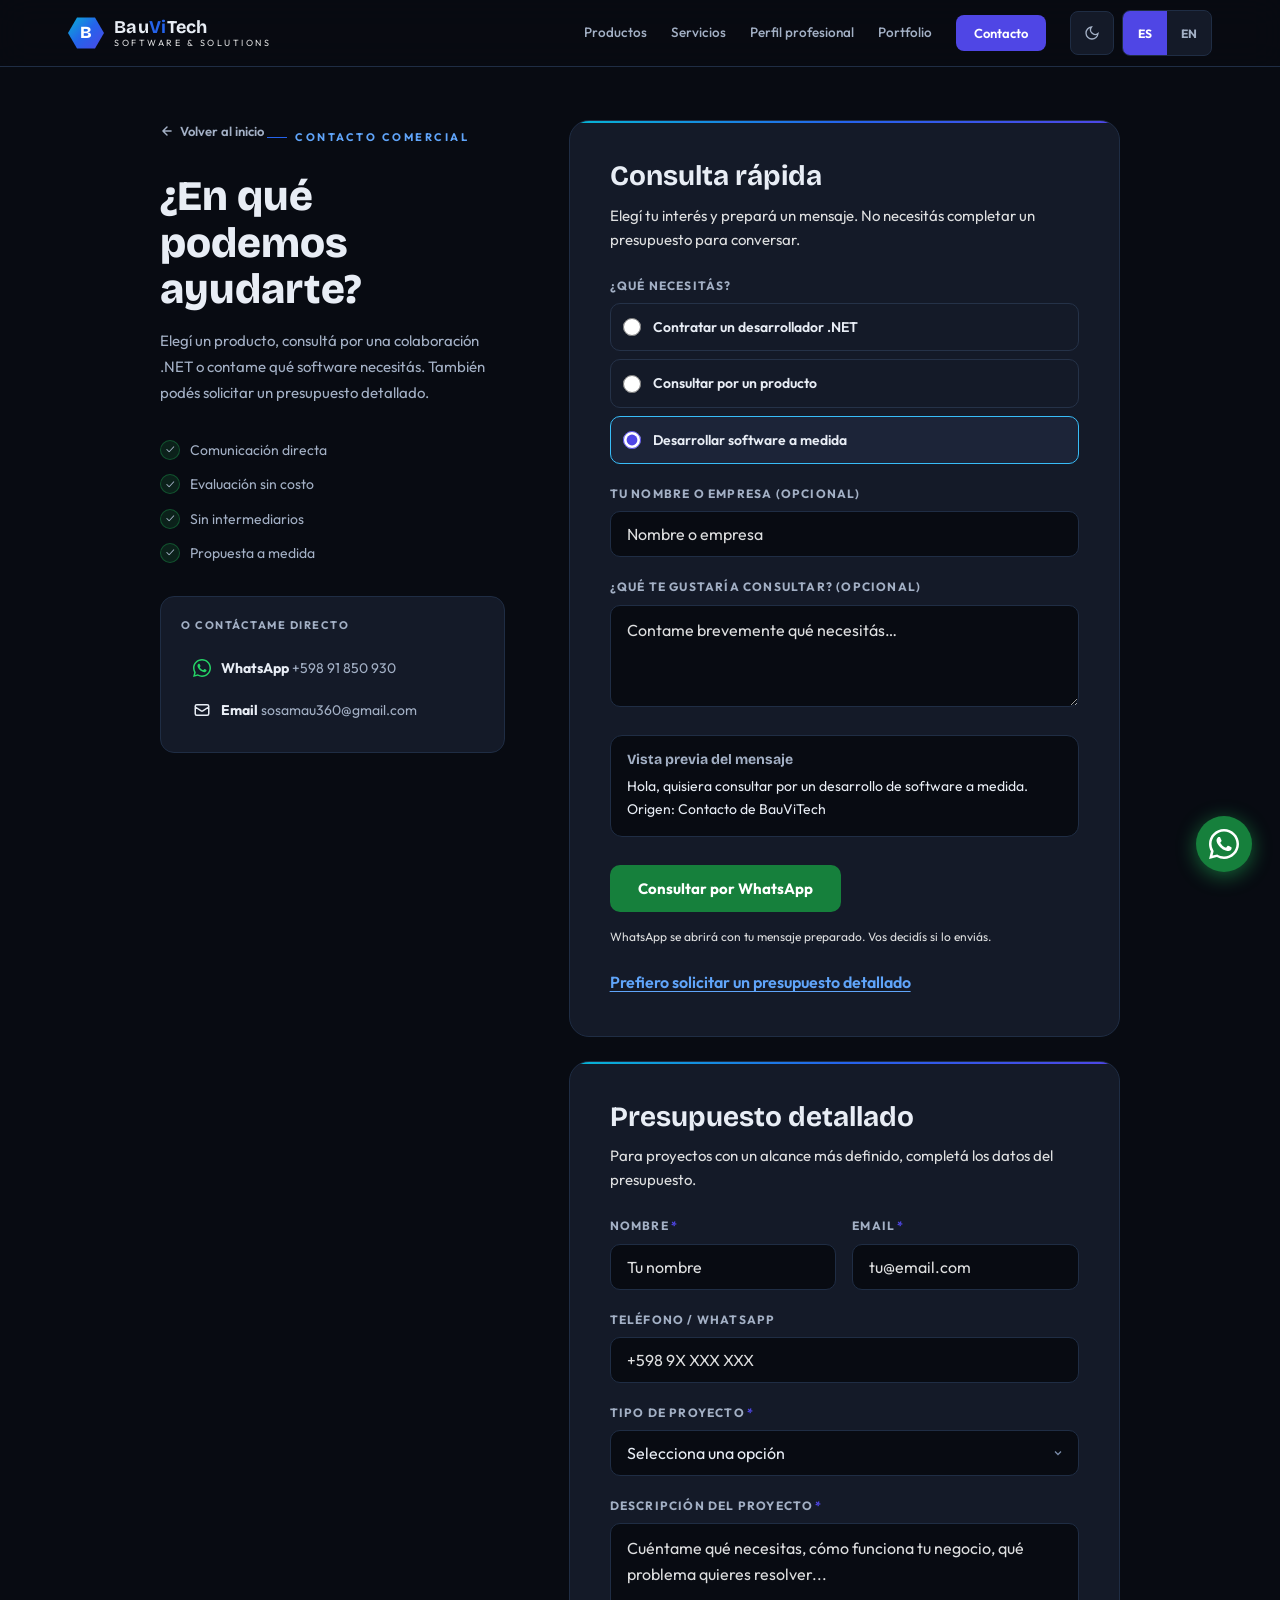
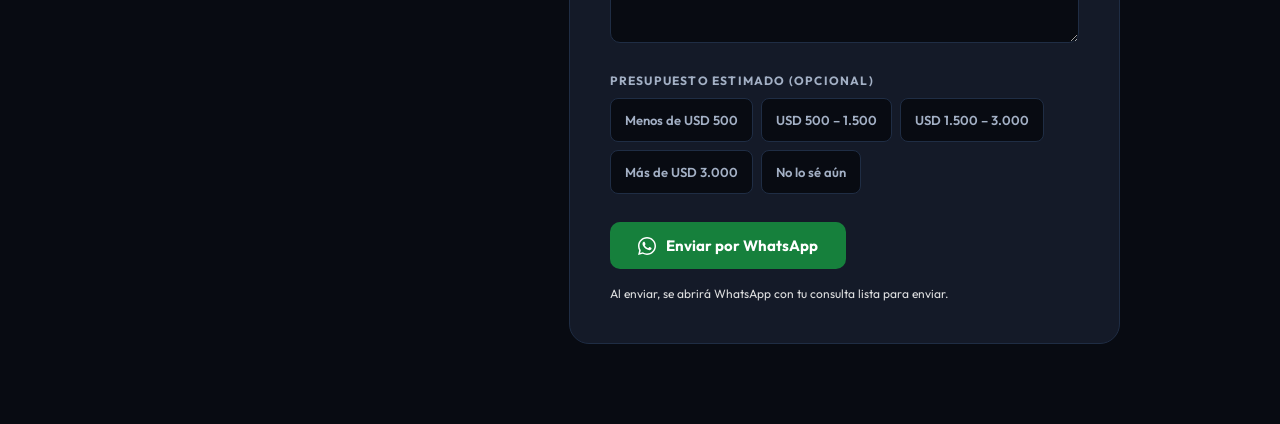
<file: contacto.html>
<!DOCTYPE html>
<html lang="es" class="dark">
<head>
    <meta charset="UTF-8">
    <meta name="referrer" content="strict-origin-when-cross-origin">
    <meta name="viewport" content="width=device-width, initial-scale=1.0">
    <title>Contacto y presupuesto de software | BauViTech</title>
    <link rel="preconnect" href="https://fonts.googleapis.com">
    <link rel="preconnect" href="https://fonts.gstatic.com" crossorigin>
    <link href="https://fonts.googleapis.com/css2?family=Outfit:wght@300;400;500;600;700;800&family=Bricolage+Grotesque:wght@700;800&display=swap" rel="stylesheet">
    <link rel="stylesheet" href="shared.css">
    <link rel="stylesheet" href="contacto.css">
    <link rel="icon" href="img/favicon.ico">
    <link rel="icon" type="image/png" sizes="32x32" href="img/favicon-32.png">
    <link rel="icon" type="image/png" sizes="16x16" href="img/favicon-16.png">
    <link rel="apple-touch-icon" sizes="180x180" href="img/favicon-180.png">
    <link rel="icon" type="image/png" sizes="192x192" href="img/favicon-192.png">
    <link rel="icon" type="image/png" sizes="512x512" href="img/favicon-512.png">
    <link rel="manifest" href="site.webmanifest">

    <meta name="description" content="Consultá por nuestros productos, solicitá una demostración o pedí un presupuesto de software a medida. Contacto con BauViTech en Uruguay.">
    <meta name="robots" content="index, follow">
    <link rel="canonical" href="https://www.bauvitech.com/contacto.html">
    <meta property="og:type" content="website">
    <meta property="og:site_name" content="BauViTech">
    <meta property="og:locale" content="es_UY">
    <meta property="og:url" content="https://www.bauvitech.com/contacto.html">
    <meta property="og:title" content="Contacto y presupuesto de software | BauViTech">
    <meta property="og:description" content="Consultá por nuestros productos, solicitá una demostración o pedí un presupuesto de software a medida. Contacto con BauViTech en Uruguay.">
    <meta property="og:image" content="https://www.bauvitech.com/img/og-image.png">
    <meta name="twitter:card" content="summary_large_image">
    <meta name="twitter:title" content="Contacto y presupuesto de software | BauViTech">
    <meta name="twitter:description" content="Consultá por nuestros productos, solicitá una demostración o pedí un presupuesto de software a medida. Contacto con BauViTech en Uruguay.">
    <meta name="twitter:image" content="https://www.bauvitech.com/img/og-image.png">
    <script type="application/ld+json">
{
  "@context": "https://schema.org",
  "@graph": [
    {
      "@type": "WebPage",
      "@id": "https://www.bauvitech.com/contacto.html#webpage",
      "url": "https://www.bauvitech.com/contacto.html",
      "name": "Contacto y presupuesto de software | BauViTech",
      "description": "Consultá por nuestros productos, solicitá una demostración o pedí un presupuesto de software a medida. Contacto con BauViTech en Uruguay.",
      "inLanguage": "es-UY",
      "isPartOf": {
        "@id": "https://www.bauvitech.com/#website"
      }
    }
  ]
}
    </script>
</head>
<body>
<a class="skip-link" href="#contenido-principal" data-i18n="a11y.skip">Ir al contenido principal</a>

<!-- NAV -->
<nav aria-label="Navegación principal" data-i18n-aria-label="a11y.nav">
    <div class="nav-inner">
        <a href="index.html" class="logo">
            <div class="logo-hex"><span>B</span></div>
            <div class="logo-text">
                <div class="logo-name">Bau<span class="vi">Vi</span>Tech</div>
                <div class="logo-sub">Software & Solutions</div>
            </div>
        </a>
        <div class="nav-links">
            <a href="index.html#productos" data-i18n="nav.products">Productos</a>
            <a href="index.html#servicios" data-i18n="nav.services">Servicios</a>
            <a href="desarrollador.html" data-profile-link data-i18n="v2.nav.profile" data-analytics-event="developer_interest" data-analytics-interest="developer" data-analytics-action="profile">Perfil profesional</a>
            <a href="portfolio.html" data-i18n="nav.portfolio">Portfolio</a>
            <a href="contacto.html" class="nav-cta active" data-i18n="nav.contact">Contacto</a>
            <div class="nav-controls">
                <button type="button" class="ctrl-btn" id="theme-toggle" title="Tema claro" aria-label="Tema claro" aria-pressed="false">
                    <svg id="icon-sun" aria-hidden="true" focusable="false" width="16" height="16" fill="none" stroke="currentColor" stroke-width="2" viewBox="0 0 24 24" style="display:none"><circle cx="12" cy="12" r="5"/><path d="M12 1v2M12 21v2M4.22 4.22l1.42 1.42M18.36 18.36l1.42 1.42M1 12h2M21 12h2M4.22 19.78l1.42-1.42M18.36 5.64l1.42-1.42"/></svg>
                    <svg id="icon-moon" aria-hidden="true" focusable="false" width="16" height="16" fill="none" stroke="currentColor" stroke-width="2" viewBox="0 0 24 24"><path d="M21 12.79A9 9 0 1 1 11.21 3 7 7 0 0 0 21 12.79z"/></svg>
                </button>
                <div class="lang-pill">
                    <button type="button" id="lang-es" data-lang="es" lang="es" aria-label="Español" aria-pressed="true" class="active">ES</button>
                    <button type="button" id="lang-en" data-lang="en" lang="en" aria-label="English" aria-pressed="false">EN</button>
                </div>
            </div>
        </div>
        <button type="button" class="hamburger" id="hamburger" aria-label="Menú" aria-controls="mobileMenu" aria-expanded="false"><span></span><span></span><span></span></button>
    </div>
</nav>

<!-- MOBILE MENU -->
<div class="mobile-menu" id="mobileMenu" role="navigation" aria-label="Navegación móvil" data-i18n-aria-label="a11y.mobileNav">
    <a href="index.html#productos" data-i18n="nav.products">Productos</a>
    <a href="index.html#servicios" data-i18n="nav.services">Servicios</a>
    <a href="desarrollador.html" data-profile-link data-i18n="v2.nav.profile" data-analytics-event="developer_interest" data-analytics-interest="developer" data-analytics-action="profile">Perfil profesional</a>
    <a href="portfolio.html" data-i18n="nav.portfolio">Portfolio</a>
    <a href="contacto.html" data-i18n="nav.contact">Contacto</a>
    <div class="mobile-menu-controls">
        <button type="button" class="ctrl-btn" id="theme-toggle-m" title="Tema claro" aria-label="Tema claro" aria-pressed="false">
            <svg id="icon-sun-m" aria-hidden="true" focusable="false" width="16" height="16" fill="none" stroke="currentColor" stroke-width="2" viewBox="0 0 24 24" style="display:none"><circle cx="12" cy="12" r="5"/><path d="M12 1v2M12 21v2M4.22 4.22l1.42 1.42M18.36 18.36l1.42 1.42M1 12h2M21 12h2M4.22 19.78l1.42-1.42M18.36 5.64l1.42-1.42"/></svg>
            <svg id="icon-moon-m" aria-hidden="true" focusable="false" width="16" height="16" fill="none" stroke="currentColor" stroke-width="2" viewBox="0 0 24 24"><path d="M21 12.79A9 9 0 1 1 11.21 3 7 7 0 0 0 21 12.79z"/></svg>
        </button>
        <div class="lang-pill">
            <button type="button" id="lang-es-m" data-lang="es" lang="es" aria-label="Español" aria-pressed="true" class="active">ES</button>
            <button type="button" id="lang-en-m" data-lang="en" lang="en" aria-label="English" aria-pressed="false">EN</button>
        </div>
    </div>
</div>

<!-- PAGE CONTENT -->
<main class="page-wrap" id="contenido-principal" tabindex="-1">
    <div class="page-inner">

        <!-- LEFT: INFO -->
        <div class="left-panel">
            <a href="index.html" class="back-link">
                <svg width="14" height="14" fill="none" stroke="currentColor" stroke-width="2.5" viewBox="0 0 24 24"><path stroke-linecap="round" stroke-linejoin="round" d="M19 12H5M12 5l-7 7 7 7"/></svg>
                <span data-i18n="page.back">Volver al inicio</span>
            </a>

            <div class="page-tag" data-i18n="page.tag">Contacto comercial</div>
            <h1 class="page-title" data-i18n="page.title">¿En qué podemos ayudarte?</h1>
            <p class="page-sub" data-i18n="page.sub">Elegí un producto, consultá por una colaboración .NET o contame qué software necesitás. También podés solicitar un presupuesto detallado.</p>

            <div class="promise-list">
                <div class="promise-item"><div class="dot">✓</div><span data-i18n="promise.p1">Comunicación directa</span></div>
                <div class="promise-item"><div class="dot">✓</div><span data-i18n="promise.p2">Evaluación sin costo</span></div>
                <div class="promise-item"><div class="dot">✓</div><span data-i18n="promise.p3">Sin intermediarios</span></div>
                <div class="promise-item"><div class="dot">✓</div><span data-i18n="promise.p4">Propuesta a medida</span></div>
            </div>

            <div class="contact-direct">
                <div class="contact-direct-label" data-i18n="page.or">O contáctame directo</div>
                <a href="https://wa.me/59891850930" target="_blank" rel="noopener noreferrer" data-analytics-event="whatsapp_contact_click" data-analytics-interest="general" data-analytics-action="whatsapp">
                    <svg width="18" height="18" viewBox="0 0 24 24" fill="#25d366"><path d="M17.472 14.382c-.297-.149-1.758-.867-2.03-.967-.273-.099-.471-.148-.67.15-.197.297-.767.966-.94 1.164-.173.199-.347.223-.644.075-.297-.15-1.255-.463-2.39-1.475-.883-.788-1.48-1.761-1.653-2.059-.173-.297-.018-.458.13-.606.134-.133.298-.347.446-.52.149-.174.198-.298.298-.497.099-.198.05-.371-.025-.52-.075-.149-.669-1.612-.916-2.207-.242-.579-.487-.5-.669-.51-.173-.008-.371-.01-.57-.01-.198 0-.52.074-.792.372-.272.297-1.04 1.016-1.04 2.479 0 1.462 1.065 2.875 1.213 3.074.149.198 2.096 3.2 5.077 4.487.709.306 1.262.489 1.694.625.712.227 1.36.195 1.871.118.571-.085 1.758-.719 2.006-1.413.248-.694.248-1.289.173-1.413-.074-.124-.272-.198-.57-.347z"/><path d="M12 0C5.373 0 0 5.373 0 12c0 2.127.558 4.124 1.532 5.856L.073 23.927l6.244-1.437A11.934 11.934 0 0012 24c6.627 0 12-5.373 12-12S18.627 0 12 0zm0 22c-1.853 0-3.587-.507-5.077-1.383l-.362-.214-3.708.853.882-3.602-.235-.375A9.936 9.936 0 012 12c0-5.514 4.486-10 10-10s10 4.486 10 10-4.486 10-10 10z"/></svg>
                    <div><strong>WhatsApp</strong> <span>+598 91 850 930</span></div>
                </a>
                <a href="mailto:sosamau360@gmail.com" data-analytics-event="email_contact_click" data-analytics-interest="general" data-analytics-action="email">
                    <svg width="18" height="18" fill="none" stroke="currentColor" stroke-width="2" viewBox="0 0 24 24"><path stroke-linecap="round" stroke-linejoin="round" d="M3 8l7.89 5.26a2 2 0 002.22 0L21 8M5 19h14a2 2 0 002-2V7a2 2 0 00-2-2H5a2 2 0 00-2 2v10a2 2 0 002 2z"/></svg>
                    <div><strong>Email</strong> <span>sosamau360@gmail.com</span></div>
                </a>
            </div>
        </div>

        <!-- RIGHT: FORM -->
        <div class="contact-forms">
        <section class="form-card quick-card" id="consulta-rapida" aria-labelledby="quick-title">
    <h2 id="quick-title" class="quick-heading" data-i18n="quick.title">Consulta rápida</h2>
    <p class="quick-intro" data-i18n="quick.intro">Elegí tu interés y prepará un mensaje. No necesitás completar un presupuesto para conversar.</p>
    <form id="quickInquiry" hidden>
        <fieldset class="quick-fieldset">
            <legend data-i18n="quick.intent">¿Qué necesitás?</legend>
            <div class="quick-choices">
                <label class="quick-choice" for="quick-intent-developer"><input type="radio" id="quick-intent-developer" name="quick-intent" value="developer"><span data-i18n="quick.developer">Contratar un desarrollador .NET</span></label>
                <label class="quick-choice" for="quick-intent-product"><input type="radio" id="quick-intent-product" name="quick-intent" value="product"><span data-i18n="quick.product">Consultar por un producto</span></label>
                <label class="quick-choice" for="quick-intent-custom"><input type="radio" id="quick-intent-custom" name="quick-intent" value="custom" checked><span data-i18n="quick.custom">Desarrollar software a medida</span></label>
            </div>
        </fieldset>
        <div class="form-group" id="quick-product-group" hidden>
            <label for="quick-product" data-i18n="quick.product.label">¿Qué producto te interesa?</label>
            <select id="quick-product">
                <option value="kineos360">Kineos360</option>
                <option value="omnidate">OmniDate</option>
                <option value="parksoft">ParkSoft / Multiparking</option>
                <option value="bauvi-notify">BauVi.Notify</option>
            </select>
        </div>
        <div class="form-group">
            <label for="quick-name" data-i18n="quick.name">Tu nombre o empresa (opcional)</label>
            <input type="text" id="quick-name" maxlength="100" autocomplete="name" data-i18n="quick.name.placeholder" placeholder="Nombre o empresa">
        </div>
        <div class="form-group">
            <label for="quick-message" data-i18n="quick.message">¿Qué te gustaría consultar? (opcional)</label>
            <textarea id="quick-message" maxlength="1000" rows="3" data-i18n="quick.message.placeholder" placeholder="Contame brevemente qué necesitás…"></textarea>
        </div>
        <div class="quick-preview">
            <h3 id="quick-preview-label" data-i18n="quick.preview">Vista previa del mensaje</h3>
            <p id="quick-preview" aria-labelledby="quick-preview-label"></p>
        </div>
        <div class="form-footer"><button type="submit" class="btn-submit"><span data-i18n="quick.send">Consultar por WhatsApp</span></button><p class="form-note" data-i18n="quick.note">WhatsApp se abrirá con tu mensaje preparado. Vos decidís si lo enviás.</p></div>
    </form>
    <noscript><p><a href="https://wa.me/59891850930" target="_blank" rel="noopener noreferrer" data-analytics-event="whatsapp_contact_click" data-analytics-interest="general" data-analytics-action="whatsapp">WhatsApp</a></p></noscript>
    <a href="#presupuesto" class="quick-quote-link" data-i18n="quick.quote.link">Prefiero solicitar un presupuesto detallado</a>
</section>
        <div class="form-card" id="presupuesto" aria-labelledby="quote-title">
            <h2 id="quote-title" class="quick-heading" data-i18n="quick.quote.title">Presupuesto detallado</h2>
            <p class="quick-intro" data-i18n="quick.quote.sub">Para proyectos con un alcance más definido, completá los datos del presupuesto.</p>
            <!-- Form -->
            <form id="budgetForm" novalidate>

                <div class="form-row">
                    <div class="form-group" style="margin-bottom:0;">
                        <label for="f-name"><span data-i18n="field.name">Nombre</span><span class="req">*</span></label>
                        <input type="text" id="f-name" data-i18n="name.placeholder" required aria-describedby="err-name" placeholder="Tu nombre" autocomplete="given-name">
                        <div class="error-msg" id="err-name" data-i18n="err.required">Este campo es obligatorio.</div>
                    </div>
                    <div class="form-group" style="margin-bottom:0;">
                        <label for="f-email"><span data-i18n="field.email">Email</span><span class="req">*</span></label>
                        <input type="email" id="f-email" data-i18n="email.placeholder" required aria-describedby="err-email" placeholder="tu@email.com" autocomplete="email">
                        <div class="error-msg" id="err-email" data-i18n="err.email">Ingresa un email válido.</div>
                    </div>
                </div>

                <div class="form-group">
                    <label for="f-phone"><span data-i18n="field.phone">Teléfono / WhatsApp</span></label>
                    <input type="tel" id="f-phone" placeholder="+598 9X XXX XXX" autocomplete="tel">
                </div>

                <div class="form-group">
                    <label for="f-type"><span data-i18n="field.type">Tipo de proyecto</span><span class="req">*</span></label>
                    <select id="f-type" required aria-describedby="err-type">
                        <option value="" disabled selected data-i18n="field.type.placeholder">Selecciona una opción</option>
                        <option value="Sistema de gestión" data-i18n="type.1">Sistema de gestión</option>
                        <option value="Aplicación móvil" data-i18n="type.2">Aplicación móvil</option>
                        <option value="Tienda online" data-i18n="type.3">Tienda online</option>
                        <option value="Automatización de procesos" data-i18n="type.4">Automatización de procesos</option>
                        <option value="Integración / API" data-i18n="type.5">Integración / API</option>
                        <option value="Plataforma web" data-i18n="type.6">Plataforma web</option>
                        <option value="Otro" data-i18n="type.7">Otro</option>
                    </select>
                    <div class="error-msg" id="err-type" data-i18n="err.required">Este campo es obligatorio.</div>
                </div>

                <div class="form-group">
                    <label for="f-desc"><span data-i18n="field.desc">Descripción del proyecto</span><span class="req">*</span></label>
                    <textarea id="f-desc" required aria-describedby="err-desc" placeholder="Cuéntame qué necesitas, cómo funciona tu negocio, qué problema quieres resolver..."></textarea>
                    <div class="error-msg" id="err-desc" data-i18n="err.required">Este campo es obligatorio.</div>
                </div>

                <div class="form-group">
                    <span id="budget-label" class="budget-label" data-i18n="field.budget">Presupuesto estimado (opcional)</span>
                    <div class="budget-pills" role="group" aria-labelledby="budget-label">
                        <button type="button" class="budget-pill" aria-pressed="false" data-i18n="budget.1">Menos de USD 500</button>
                        <button type="button" class="budget-pill" aria-pressed="false" data-i18n="budget.2">USD 500 – 1.500</button>
                        <button type="button" class="budget-pill" aria-pressed="false" data-i18n="budget.3">USD 1.500 – 3.000</button>
                        <button type="button" class="budget-pill" aria-pressed="false" data-i18n="budget.4">Más de USD 3.000</button>
                        <button type="button" class="budget-pill" aria-pressed="false" data-i18n="budget.5">No lo sé aún</button>
                    </div>
                </div>

                <div class="form-footer">
                    <button type="submit" class="btn-submit">
                        <svg width="18" height="18" viewBox="0 0 24 24" fill="currentColor"><path d="M17.472 14.382c-.297-.149-1.758-.867-2.03-.967-.273-.099-.471-.148-.67.15-.197.297-.767.966-.94 1.164-.173.199-.347.223-.644.075-.297-.15-1.255-.463-2.39-1.475-.883-.788-1.48-1.761-1.653-2.059-.173-.297-.018-.458.13-.606.134-.133.298-.347.446-.52.149-.174.198-.298.298-.497.099-.198.05-.371-.025-.52-.075-.149-.669-1.612-.916-2.207-.242-.579-.487-.5-.669-.51-.173-.008-.371-.01-.57-.01-.198 0-.52.074-.792.372-.272.297-1.04 1.016-1.04 2.479 0 1.462 1.065 2.875 1.213 3.074.149.198 2.096 3.2 5.077 4.487.709.306 1.262.489 1.694.625.712.227 1.36.195 1.871.118.571-.085 1.758-.719 2.006-1.413.248-.694.248-1.289.173-1.413-.074-.124-.272-.198-.57-.347z"/><path d="M12 0C5.373 0 0 5.373 0 12c0 2.127.558 4.124 1.532 5.856L.073 23.927l6.244-1.437A11.934 11.934 0 0012 24c6.627 0 12-5.373 12-12S18.627 0 12 0zm0 22c-1.853 0-3.587-.507-5.077-1.383l-.362-.214-3.708.853.882-3.602-.235-.375A9.936 9.936 0 012 12c0-5.514 4.486-10 10-10s10 4.486 10 10-4.486 10-10 10z"/></svg>
                        <span data-i18n="form.submit">Enviar por WhatsApp</span>
                    </button>
                    <p class="form-note" data-i18n="form.note">Al enviar, se abrirá WhatsApp con tu consulta lista para enviar.</p>
                </div>

            </form>

        </div><!-- /form-card -->
        </div><!-- /contact-forms -->
    </div><!-- /page-inner -->
</main><!-- /page-wrap -->

<!-- WhatsApp flotante -->
<a href="https://wa.me/59891850930?text=Hola%20BauViTech%2C%20me%20interesa%20hablar%20sobre%20un%20proyecto." target="_blank" rel="noopener noreferrer" class="floating-whatsapp" title="WhatsApp" aria-label="Contactar por WhatsApp" data-i18n-aria-label="a11y.whatsapp" data-analytics-event="whatsapp_contact_click" data-analytics-interest="general" data-analytics-action="whatsapp">
    <svg aria-hidden="true" focusable="false" width="30" height="30" viewBox="0 0 24 24" fill="white"><path d="M17.472 14.382c-.297-.149-1.758-.867-2.03-.967-.273-.099-.471-.148-.67.15-.197.297-.767.966-.94 1.164-.173.199-.347.223-.644.075-.297-.15-1.255-.463-2.39-1.475-.883-.788-1.48-1.761-1.653-2.059-.173-.297-.018-.458.13-.606.134-.133.298-.347.446-.52.149-.174.198-.298.298-.497.099-.198.05-.371-.025-.52-.075-.149-.669-1.612-.916-2.207-.242-.579-.487-.5-.669-.51-.173-.008-.371-.01-.57-.01-.198 0-.52.074-.792.372-.272.297-1.04 1.016-1.04 2.479 0 1.462 1.065 2.875 1.213 3.074.149.198 2.096 3.2 5.077 4.487.709.306 1.262.489 1.694.625.712.227 1.36.195 1.871.118.571-.085 1.758-.719 2.006-1.413.248-.694.248-1.289.173-1.413-.074-.124-.272-.198-.57-.347z"/><path d="M12 0C5.373 0 0 5.373 0 12c0 2.127.558 4.124 1.532 5.856L.073 23.927l6.244-1.437A11.934 11.934 0 0012 24c6.627 0 12-5.373 12-12S18.627 0 12 0zm0 22c-1.853 0-3.587-.507-5.077-1.383l-.362-.214-3.708.853.882-3.602-.235-.375A9.936 9.936 0 012 12c0-5.514 4.486-10 10-10s10 4.486 10 10-4.486 10-10 10z"/></svg>
</a>


<!-- Optional analytics: remains hidden until enabled and configured. -->
<div id="analytics-preferences" class="analytics-preferences" hidden>
    <button type="button" id="analytics-settings" class="analytics-settings" data-analytics-text="settings" aria-controls="analytics-panel" aria-expanded="false">Preferencias de analítica</button>
    <section id="analytics-panel" class="analytics-panel" aria-labelledby="analytics-title" hidden>
        <h2 id="analytics-title" data-analytics-text="title">Tu elección de analítica</h2>
        <p data-analytics-text="description">Con tu permiso, Google Analytics mide visitas y acciones comerciales. Es opcional y no recibe el texto que escribís en los formularios de contacto. Podés cambiar tu elección cuando quieras.</p>
        <div class="analytics-actions">
            <button type="button" id="analytics-accept" class="analytics-choice" data-analytics-text="accept">Aceptar analítica</button>
            <button type="button" id="analytics-reject" class="analytics-choice" data-analytics-text="reject">Rechazar analítica</button>
        </div>
        <a href="https://policies.google.com/privacy" target="_blank" rel="noopener noreferrer" data-analytics-text="privacy">Privacidad de Google</a>
        <p id="analytics-status" class="analytics-status" role="status"></p>
    </section>
</div>
<script src="js/contacto.i18n.js"></script>
<script src="js/shared.js"></script>
<script src="js/contacto.js"></script>
<script src="js/consulta.js"></script>
<script src="js/analytics-config.js"></script>
<script src="js/analytics.js"></script>
</body>
</html>
</file>
<file: shared.css>
/* ============================================================
   shared.css — Estilos comunes a index.html y portfolio.html
   BauViTech · Software & Solutions
   ============================================================ */

/* ── GOOGLE FONTS ─────────────────────────────────────────────
   Importar en cada HTML:
   <link href="https://fonts.googleapis.com/css2?family=Outfit:wght@300;400;500;600;700;800&family=Bricolage+Grotesque:wght@700;800&display=swap" rel="stylesheet">
   ──────────────────────────────────────────────────────────── */

/* ── RESET ──────────────────────────────────────────────────── */
*, *::before, *::after { box-sizing: border-box; margin: 0; padding: 0; }

/* ── VARIABLES — TEMA OSCURO (default, index) ───────────────── */
:root {
    /* Brand colors */
    --cyan:   #06b6d4;
    --blue:   #2563eb;
    --indigo: #4f46e5;
    --violet: #7c3aed;

    /* Gradientes */
    --grad:      linear-gradient(135deg, var(--cyan), var(--blue), var(--indigo));
    --grad-text: linear-gradient(120deg, #38bdf8 0%, #6366f1 50%, #a78bfa 100%);

    /* Tema oscuro (usado en index.html y dark mode del portfolio) */
    --bg:         #080b12;
    --bg2:        #0e1320;
    --surface:    #141a28;
    --surface2:   #1c2438;
    --border:     #1f2d44;
    --border2:    #253248;
    --text:       #e8edf5;
    --text-muted: #7a8ba8;
    --text-dim:   #dedfe0;
    --nav-bg:     rgba(8,11,18,0.88);
}

/* ── VARIABLES — TEMA CLARO (portfolio light mode) ──────────── */
html.light {
    --bg:         #f8f7f4;
    --bg2:        #ffffff;
    --surface:    #ffffff;
    --surface2:   #f1f0fb;
    --border:     #e2e0db;
    --border2:    #ccc9f5;
    --text:       #111111;
    --text-muted: #666666;
    --text-dim:   #3d3d3d;
    --nav-bg:     rgba(248,247,244,0.88);
    --indigo:     #4f46e5;
    --blue:       #2563eb;
    --grad-text:  linear-gradient(120deg, #4f46e5 0%, #7c3aed 60%, #ec4899 100%);
}

/* ── BASE ───────────────────────────────────────────────────── */
body {
    font-family: 'Outfit', sans-serif;
    background: var(--bg);
    color: var(--text);
    overflow-x: hidden;
    line-height: 1.6;
    transition: background 0.3s ease, color 0.3s ease;
}

h1, h2, h3, h4 {
    font-family: 'Bricolage Grotesque', sans-serif;
    line-height: 1.1;
}

a { text-decoration: none; color: inherit; }

/* ── GRADIENT TEXT ──────────────────────────────────────────── */
.grad-text {
    background: var(--grad-text);
    -webkit-background-clip: text;
    -webkit-text-fill-color: transparent;
    background-clip: text;
}

/* ── SCROLLBAR ──────────────────────────────────────────────── */
::-webkit-scrollbar { width: 6px; }
::-webkit-scrollbar-track { background: var(--bg); }
::-webkit-scrollbar-thumb { background: var(--border2); border-radius: 3px; }

/* ── NAV ─────────────────────────────────────────────────────── */
nav {
    position: fixed; top: 0; left: 0; right: 0; z-index: 100;
    background: var(--nav-bg);
    backdrop-filter: blur(16px);
    border-bottom: 1px solid var(--border);
    transition: background 0.3s, border-color 0.3s;
}

.nav-inner {
    max-width: 1200px; margin: 0 auto;
    padding: 0 28px; height: 66px;
    display: flex; align-items: center; justify-content: space-between;
}

/* Logo */
.logo, .logo-container {
    display: flex; align-items: center; gap: 10px;
    text-decoration: none;
}

.logo-hex {
    width: 36px; height: 36px; flex-shrink: 0;
    background: var(--grad);
    clip-path: polygon(25% 6.7%, 75% 6.7%, 100% 50%, 75% 93.3%, 25% 93.3%, 0% 50%);
    display: flex; align-items: center; justify-content: center;
}

.logo-hex span {
    color: #fff; font-size: 17px; font-weight: 800;
    font-family: 'Bricolage Grotesque', sans-serif;
}

.logo-text { line-height: 1.1; }

.logo-name {
    font-family: 'Bricolage Grotesque', sans-serif;
    font-size: 18px; font-weight: 700;
    color: var(--text); letter-spacing: .3px;
}

.logo-name .vi { color: var(--blue); }
.logo-sub { font-size: 9px; color: var(--text-dim); letter-spacing: 2.5px; text-transform: uppercase; }

/* Nav links */
.nav-links {
    display: flex; align-items: center; gap: 24px;
}

.nav-links a {
    font-size: 13.5px; font-weight: 500;
    color: var(--text-muted);
    transition: color .2s;
}

.nav-links a:hover, .nav-links .active { color: var(--text); }

.nav-cta {
    background: var(--indigo) !important;
    color: #fff !important;
    padding: 8px 18px; border-radius: 8px;
    font-weight: 600 !important; font-size: 13px !important;
    transition: background .2s !important;
}

.nav-cta:hover { background: #4338ca !important; }

/* Hamburger */
.hamburger {
    display: none; flex-direction: column; gap: 5px;
    background: none; border: 1px solid var(--border);
    border-radius: 8px; padding: 9px 10px; cursor: pointer;
}

.hamburger span {
    display: block; width: 18px; height: 2px;
    background: var(--text-muted); border-radius: 2px;
    transition: background .2s;
}

/* Nav controls (theme + lang) */
.nav-controls {
    display: flex; align-items: center; gap: 8px;
}

.ctrl-btn {
    display: flex; align-items: center; justify-content: center;
    width: 34px; height: 34px; border-radius: 8px; cursor: pointer;
    background: var(--surface); border: 1px solid var(--border);
    color: var(--text-muted); font-size: 15px;
    transition: border-color .2s, color .2s, background .2s;
}

.ctrl-btn:hover { border-color: var(--indigo); color: var(--text); }
.ctrl-btn.active { background: var(--indigo); border-color: var(--indigo); color: #fff; }

.lang-pill {
    display: flex; align-items: center;
    background: var(--surface); border: 1px solid var(--border);
    border-radius: 8px; overflow: hidden;
}

.lang-pill button {
    padding: 6px 11px; font-size: 12px; font-weight: 700;
    color: var(--text-muted); background: none; border: none; cursor: pointer;
    transition: background .2s, color .2s;
    font-family: 'Outfit', sans-serif;
}

.lang-pill button.active {
    background: var(--indigo); color: #fff;
}

.lang-pill button:hover:not(.active) { color: var(--text); }

/* Mobile menu */
.mobile-menu {
    display: none; flex-direction: column;
    background: var(--bg2); border-bottom: 1px solid var(--border);
    position: fixed; top: 66px; left: 0; right: 0; z-index: 99;
}

.mobile-menu.open { display: flex; }

.mobile-menu a {
    padding: 14px 28px; font-size: 15px; font-weight: 500;
    color: var(--text-muted); border-bottom: 1px solid var(--border);
    transition: color .2s;
}

.mobile-menu a:hover { color: var(--text); }

.mobile-menu-controls {
    display: flex; align-items: center; gap: 10px;
    padding: 14px 28px; border-bottom: 1px solid var(--border);
}

@media (max-width: 768px) {
    .nav-links { display: none; }
    .hamburger { display: flex; }
}

/* ── BUTTONS ─────────────────────────────────────────────────── */
.btn-primary {
    background: var(--indigo); color: #fff;
    padding: 13px 30px; border-radius: 10px;
    font-weight: 700; font-size: 15px;
    font-family: 'Outfit', sans-serif;
    display: inline-flex; align-items: center; gap: 8px;
    transition: background .2s, transform .2s, box-shadow .2s;
    border: none; cursor: pointer;
}

.btn-primary:hover {
    background: #4338ca; transform: translateY(-2px);
    box-shadow: 0 12px 32px rgba(79,70,229,.35);
}

.btn-outline {
    border: 1px solid var(--border2); color: var(--text-muted);
    padding: 13px 30px; border-radius: 10px;
    font-weight: 600; font-size: 15px;
    font-family: 'Outfit', sans-serif;
    display: inline-flex; align-items: center; gap: 8px;
    transition: border-color .2s, color .2s, transform .2s;
    background: none; cursor: pointer;
}

.btn-outline:hover {
    border-color: var(--indigo); color: var(--text);
    transform: translateY(-2px);
}

/* ── SECTION BASE ────────────────────────────────────────────── */
.section { padding: 96px 28px; }
.section-alt { background: var(--bg2); border-top: 1px solid var(--border); border-bottom: 1px solid var(--border); }
.container { max-width: 1200px; margin: 0 auto; }

.section-label {
    display: inline-flex; align-items: center; gap: 8px;
    font-size: 11px; font-weight: 700; letter-spacing: 2.5px;
    text-transform: uppercase; color: var(--blue); margin-bottom: 16px;
}

.section-label::before {
    content: ''; display: block;
    width: 20px; height: 1px; background: var(--blue);
}

.section-title {
    font-size: clamp(28px, 4vw, 44px); font-weight: 800;
    color: var(--text); margin-bottom: 16px;
}

.section-sub {
    font-size: 16px; color: var(--text-muted);
    max-width: 540px; line-height: 1.7;
}

/* ── DIVIDER ─────────────────────────────────────────────────── */
.divider {
    width: 40px; height: 2px;
    background: var(--grad); border-radius: 2px;
    margin: 16px 0 20px;
}

/* ── FOOTER ──────────────────────────────────────────────────── */
footer {
    background: var(--bg2); border-top: 1px solid var(--border);
    padding: 48px 28px 32px;
}

.footer-inner {
    max-width: 1200px; margin: 0 auto;
    display: grid; grid-template-columns: 2fr 1fr 1fr; gap: 48px;
}

.footer-desc {
    font-size: 13.5px; color: var(--text-muted);
    line-height: 1.7; margin-top: 14px; max-width: 300px;
}

.footer-col-title {
    font-family: 'Bricolage Grotesque', sans-serif;
    font-size: 13px; font-weight: 700; color: var(--text);
    letter-spacing: 1.5px; text-transform: uppercase; margin-bottom: 16px;
}

.footer-links { display: flex; flex-direction: column; gap: 10px; }

.footer-links a {
    font-size: 13.5px; color: var(--text-muted); transition: color .2s;
}

.footer-links a:hover { color: var(--text); }

.footer-bottom {
    max-width: 1200px; margin: 40px auto 0;
    padding-top: 24px; border-top: 1px solid var(--border);
    display: flex; justify-content: space-between; align-items: center;
    font-size: 12px; color: var(--text-dim); flex-wrap: wrap; gap: 8px;
}

/* ── ANIMATIONS ──────────────────────────────────────────────── */
@keyframes pulse { 0%,100%{opacity:1;transform:scale(1)} 50%{opacity:.5;transform:scale(1.3)} }
@keyframes fadeUp { from { opacity:0; transform:translateY(28px); } to { opacity:1; transform:translateY(0); } }

.fade-up { opacity: 0; animation: fadeUp .6s ease-out forwards; }
.delay-1 { animation-delay: .1s; }
.delay-2 { animation-delay: .2s; }
.delay-3 { animation-delay: .3s; }
.delay-4 { animation-delay: .45s; }

/* ── RESPONSIVE SHARED ───────────────────────────────────────── */
@media (max-width: 768px) {
    .footer-inner { grid-template-columns: 1fr 1fr; }
    .section { padding: 64px 20px; }
}

@media (max-width: 480px) {
    .footer-inner { grid-template-columns: 1fr; }
}

/* Shared navigation and anchor behavior. */
html { scroll-behavior: smooth; scroll-padding-top: 82px; }
@media (prefers-reduced-motion: reduce) { html { scroll-behavior: auto; } *, *::before, *::after { animation-duration: .01ms !important; transition-duration: .01ms !important; } }
@media (max-width: 1023px) { .nav-links { display: none; } .hamburger { display: flex; } }
@media (min-width: 1024px) { .mobile-menu.open { display: none; } }

/* BVT-05: keyboard access, readable contrast, touch and narrow viewports. */
:root { --focus-ring: #38bdf8; --link-readable: #60a5fa; --text-muted: #a3b0c5; }
html.light { --focus-ring: #3730a3; --link-readable: #1d4ed8; }
button, input, select, textarea { font-family: inherit; }
img { max-width: 100%; }
:where(a, button, input, select, textarea):focus-visible { outline: 3px solid var(--focus-ring); outline-offset: 3px; }
.skip-link { position: fixed; left: 16px; top: 10px; z-index: 1100; padding: 12px 18px; background: var(--surface); color: var(--text); border: 2px solid var(--focus-ring); border-radius: 8px; transform: translateY(-160%); }
.skip-link:focus { transform: translateY(0); }
#contenido-principal:focus { outline: none; }
.section-label { color: var(--link-readable); }
.ctrl-btn, .hamburger { min-width: 44px; min-height: 44px; }
.hamburger { justify-content: center; align-items: center; }
.lang-pill button { min-width: 44px; min-height: 44px; }
.mobile-menu { max-height: calc(100vh - 66px); max-height: calc(100dvh - 66px); overflow-y: auto; overscroll-behavior: contain; }
.floating-whatsapp { position: fixed; bottom: 28px; right: 28px; z-index: 999; width: 56px; height: 56px; border-radius: 50%; background: #16803c; display: flex; align-items: center; justify-content: center; box-shadow: 0 4px 20px rgba(37,211,102,.45); transition: transform .2s, box-shadow .2s; }
.floating-whatsapp:hover { transform: scale(1.08); box-shadow: 0 6px 28px rgba(37,211,102,.6); }
@media (max-width: 480px) {
    .nav-inner { padding-inline: 16px; }
    .floating-whatsapp { bottom: max(16px, env(safe-area-inset-bottom)); right: max(16px, env(safe-area-inset-right)); width: 48px; height: 48px; }
    footer { padding-bottom: 80px; }
    .btn-primary, .btn-outline { max-width: 100%; text-align: center; justify-content: center; white-space: normal; }
}
@media (prefers-reduced-motion: reduce) {
    *, *::before, *::after { animation-delay: 0s !important; animation-iteration-count: 1 !important; }
    .floating-whatsapp:hover { transform: none; }
}

/* BVT-12: optional, non-modal analytics consent, compatible with both themes. */
.analytics-preferences[hidden], .analytics-panel[hidden] { display: none !important; }
.analytics-preferences { padding: 12px 20px 24px; text-align: center; background: var(--bg); }
.analytics-settings { font: inherit; font-size: 13px; color: var(--link-readable); background: transparent; border: 0; padding: 10px 14px; min-height: 44px; text-decoration: underline; text-underline-offset: 3px; cursor: pointer; }
.analytics-panel { position: fixed; z-index: 2100; left: 20px; bottom: 20px; width: min(420px, calc(100% - 40px)); max-height: calc(100dvh - 40px); overflow: auto; text-align: left; padding: 22px; color: var(--text); background: var(--surface); border: 1px solid var(--border); border-radius: 16px; box-shadow: 0 16px 48px rgba(0,0,0,.25); }
.analytics-panel h2 { font-size: 20px; margin-bottom: 10px; }
.analytics-panel p { font-size: 14px; color: var(--text-muted); line-height: 1.6; }
.analytics-actions { display: grid; grid-template-columns: repeat(2,minmax(0,1fr)); gap: 8px; margin: 16px 0 12px; }
.analytics-choice { font: inherit; font-size: 14px; font-weight: 600; min-height: 44px; padding: 10px; color: var(--text); background: var(--surface2); border: 1px solid var(--border2); border-radius: 8px; cursor: pointer; }
.analytics-choice:hover, .analytics-choice[aria-pressed="true"] { border-color: var(--link-readable); }
.analytics-panel a { color: var(--link-readable); font-size: 12px; text-decoration: underline; }
.analytics-status { margin-top: 8px; }
@media(max-width: 480px) { .analytics-panel { left: 12px; bottom: 12px; width: calc(100% - 24px); max-height: calc(100dvh - 24px); padding: 16px; } }
</file>
<file: contacto.css>
/* Page-specific styles moved from HTML. */

        /* ── PAGE LAYOUT ─────────────────────────────────────────── */
        .page-wrap {
            min-height: 100vh;
            padding: 120px 28px 80px;
        }

        .page-inner {
            max-width: 960px;
            margin: 0 auto;
            display: grid;
            grid-template-columns: 1fr 1.6fr;
            gap: 64px;
            align-items: start;
        }

        /* ── LEFT PANEL ──────────────────────────────────────────── */
        .left-panel { position: sticky; top: 100px; }

        .back-link {
            display: inline-flex; align-items: center; gap: 6px;
            font-size: 13px; font-weight: 600; color: var(--text-muted);
            margin-bottom: 32px; transition: color .2s;
        }
        .back-link:hover { color: var(--text); }

        .page-tag {
            display: inline-flex; align-items: center; gap: 8px;
            font-size: 11px; font-weight: 700; letter-spacing: 2.5px;
            text-transform: uppercase; color: var(--blue); margin-bottom: 16px;
        }
        .page-tag::before { content:''; display:block; width:20px; height:1px; background:var(--blue); }

        .page-title {
            font-family: 'Bricolage Grotesque', sans-serif;
            font-size: clamp(28px, 3.5vw, 42px);
            font-weight: 800; color: var(--text);
            line-height: 1.1; margin-bottom: 16px;
        }

        .page-sub {
            font-size: 15px; color: var(--text-muted);
            line-height: 1.75; margin-bottom: 32px;
        }

        .promise-list {
            display: flex; flex-direction: column; gap: 12px;
            margin-bottom: 32px;
        }
        .promise-item {
            display: flex; align-items: center; gap: 10px;
            font-size: 14px; color: var(--text-muted);
        }
        .promise-item .dot {
            width: 20px; height: 20px; border-radius: 50%; flex-shrink: 0;
            background: rgba(34,197,94,.12);
            border: 1px solid rgba(34,197,94,.3);
            display: flex; align-items: center; justify-content: center;
            font-size: 11px;
        }

        .contact-direct {
            background: var(--surface);
            border: 1px solid var(--border);
            border-radius: 14px;
            padding: 20px;
        }
        .contact-direct-label {
            font-size: 11px; font-weight: 700; text-transform: uppercase;
            letter-spacing: 1.5px; color: var(--text-muted); margin-bottom: 12px;
        }
        .contact-direct a {
            display: flex; align-items: center; gap: 10px;
            padding: 10px 12px; border-radius: 8px;
            font-size: 14px; font-weight: 600; color: var(--text);
            transition: background .2s;
        }
        .contact-direct a:hover { background: var(--surface2); }
        .contact-direct a span { color: var(--text-muted); font-weight: 400; }

        /* ── FORM ────────────────────────────────────────────────── */
        .form-card {
            background: var(--surface);
            border: 1px solid var(--border);
            border-radius: 20px;
            padding: 40px;
            position: relative;
            overflow: hidden;
        }
        .form-card::before {
            content: '';
            position: absolute; top: 0; left: 0; right: 0; height: 2px;
            background: linear-gradient(90deg, var(--cyan), var(--blue), var(--indigo));
        }

        .form-group { margin-bottom: 20px; }

        .form-row {
            display: grid; grid-template-columns: 1fr 1fr;
            gap: 16px; margin-bottom: 20px;
        }

        label {
            display: block;
            font-size: 12px; font-weight: 700;
            text-transform: uppercase; letter-spacing: 1.2px;
            color: var(--text-muted); margin-bottom: 8px;
        }
        label .req { color: var(--indigo); margin-left: 2px; }

        input, select, textarea {
            width: 100%;
            background: var(--bg);
            border: 1px solid var(--border);
            border-radius: 10px;
            padding: 12px 16px;
            font-family: 'Outfit', sans-serif;
            font-size: 15px;
            color: var(--text);
            transition: border-color .2s, box-shadow .2s;
            outline: none;
            -webkit-appearance: none;
        }

        input::placeholder, textarea::placeholder {
            color: var(--text-dim);
        }

        input:focus, select:focus, textarea:focus {
            border-color: var(--indigo);
            box-shadow: 0 0 0 3px rgba(79,70,229,.12);
        }

        select {
            cursor: pointer;
            background-image: url("data:image/svg+xml,%3Csvg xmlns='http://www.w3.org/2000/svg' width='12' height='12' viewBox='0 0 24 24' fill='none' stroke='%237a8ba8' stroke-width='2.5'%3E%3Cpath d='M6 9l6 6 6-6'/%3E%3C/svg%3E");
            background-repeat: no-repeat;
            background-position: right 14px center;
            padding-right: 40px;
        }

        select option {
            background: var(--surface);
            color: var(--text);
        }

        textarea {
            resize: vertical;
            min-height: 120px;
            line-height: 1.6;
        }

        /* Budget pills */
        .budget-pills {
            display: flex; flex-wrap: wrap; gap: 8px;
            margin-top: 4px;
        }
        .budget-pill {
            padding: 8px 14px; border-radius: 8px;
            font-size: 13px; font-weight: 600;
            background: var(--bg); border: 1px solid var(--border);
            color: var(--text-muted); cursor: pointer;
            transition: all .2s; user-select: none;
        }
        .budget-pill:hover { border-color: var(--indigo); color: var(--text); }
        .budget-pill.selected {
            background: rgba(79,70,229,.12);
            border-color: var(--indigo);
            color: var(--indigo);
        }
        html.light .budget-pill.selected { color: #3730a3; }

        /* Submit */
        .form-footer {
            display: flex; align-items: center; gap: 16px;
            margin-top: 28px; flex-wrap: wrap;
        }

        .btn-submit {
            display: inline-flex; align-items: center; gap: 10px;
            background: #25d366; color: #fff;
            padding: 14px 28px; border-radius: 10px;
            font-family: 'Outfit', sans-serif;
            font-weight: 700; font-size: 15px;
            border: none; cursor: pointer;
            transition: background .2s, transform .2s, box-shadow .2s;
            text-decoration: none;
        }
        .btn-submit:hover {
            background: #1db954;
            transform: translateY(-2px);
            box-shadow: 0 10px 28px rgba(37,211,102,.35);
        }

        .form-note {
            font-size: 12px; color: var(--text-dim); line-height: 1.5;
        }

        /* Success state */
        .form-success {
            display: none;
            text-align: center; padding: 40px 20px;
        }
        .form-success.show { display: block; }
        .form-success .success-icon {
            font-size: 48px; margin-bottom: 16px;
        }
        .form-success h3 {
            font-family: 'Bricolage Grotesque', sans-serif;
            font-size: 22px; font-weight: 800;
            color: var(--text); margin-bottom: 8px;
        }
        .form-success p { font-size: 15px; color: var(--text-muted); }

        /* Error highlight */
        input.error, select.error, textarea.error {
            border-color: #ef4444;
            box-shadow: 0 0 0 3px rgba(239,68,68,.1);
        }
        .error-msg {
            font-size: 12px; color: #ef4444;
            margin-top: 4px; display: none;
        }
        .error-msg.show { display: block; }

        /* ── RESPONSIVE ──────────────────────────────────────────── */
        @media (max-width: 860px) {
            .page-inner { grid-template-columns: 1fr; gap: 40px; }
            .left-panel { position: static; }
            .form-card { padding: 28px 20px; }
            .form-row { grid-template-columns: 1fr; gap: 0; }
        }

        @media (max-width: 480px) {
            .budget-pills { gap: 6px; }
            .budget-pill { font-size: 12px; padding: 7px 11px; }
            .form-footer { flex-direction: column; align-items: stretch; }
            .btn-submit { justify-content: center; }
        }
    

.budget-label { display:block; font-size:12px; font-weight:700; text-transform:uppercase; letter-spacing:1.2px; color:var(--text-muted); margin-bottom:8px; }
.budget-pill { font-family:inherit; }
.budget-pill:focus-visible { outline:2px solid var(--indigo); outline-offset:2px; }

/* BVT-05: mobile form, accessible text and error/focus contrast. */
.page-inner > *, .form-row > * { min-width: 0; }
.contact-direct a { overflow-wrap: anywhere; }
input, select, textarea { font-size: 16px; }
input:focus-visible, select:focus-visible, textarea:focus-visible, .budget-pill:focus-visible { outline: 3px solid var(--focus-ring); outline-offset: 2px; }
.budget-pill { min-height: 44px; }
.budget-pill.selected { color: #a5b4fc; }
html.light .budget-pill.selected { color: #3730a3; }
.btn-submit { background: #16803c; }
.btn-submit:hover { background: #166534; }
.error-msg { color: #fca5a5; }
html.light .error-msg { color: #b91c1c; }
.page-tag { color: var(--link-readable); }
@media (max-width: 480px) { .page-wrap { padding: 100px 16px 88px; } .form-card { padding: 24px 16px; } .btn-submit { width: 100%; } }

/* BVT-11: quick inquiries and detailed quote, shared form styles. */
.contact-forms { display: grid; gap: 24px; min-width: 0; }
.quick-heading { font-size: clamp(22px, 3vw, 28px); margin-bottom: 12px; }
.quick-intro { color: var(--text-dim); font-size: 15px; margin-bottom: 24px; }
.quick-card [hidden] { display: none !important; }
.quick-fieldset { border: 0; min-width: 0; margin-bottom: 20px; }
.quick-fieldset legend { color: var(--text-muted); font-size: 12px; font-weight: 700; text-transform: uppercase; letter-spacing: 1.2px; margin-bottom: 8px; }
.quick-choices { display: grid; gap: 8px; }
.quick-choice { display: flex; align-items: center; gap: 12px; min-height: 48px; padding: 12px; border: 1px solid var(--border2); border-radius: 10px; margin: 0; cursor: pointer; color: var(--text); font-size: 14px; text-transform: none; letter-spacing: normal; font-weight: 600; }
.quick-choice:focus-within, .quick-choice:has(input:checked) { border-color: var(--focus-ring); background: var(--surface2); }
.quick-choice input[type="radio"] { appearance: auto; -webkit-appearance: radio; flex: 0 0 auto; width: 18px; height: 18px; padding: 0; accent-color: var(--indigo); }
.quick-card textarea { min-height: 96px; }
.quick-preview { padding: 16px; border: 1px solid var(--border); border-radius: 12px; background: var(--bg); }
.quick-preview h3 { font-size: 14px; color: var(--text-muted); margin-bottom: 8px; }
.quick-preview p { white-space: pre-wrap; overflow-wrap: anywhere; font-size: 14px; color: var(--text); }
.quick-quote-link { display: inline-block; margin-top: 24px; color: var(--link-readable); font-weight: 600; text-decoration: underline; text-underline-offset: 3px; }
@media (max-width: 480px) { .quick-choice { padding: 10px; } .quick-preview { padding: 12px; } }
</file>
